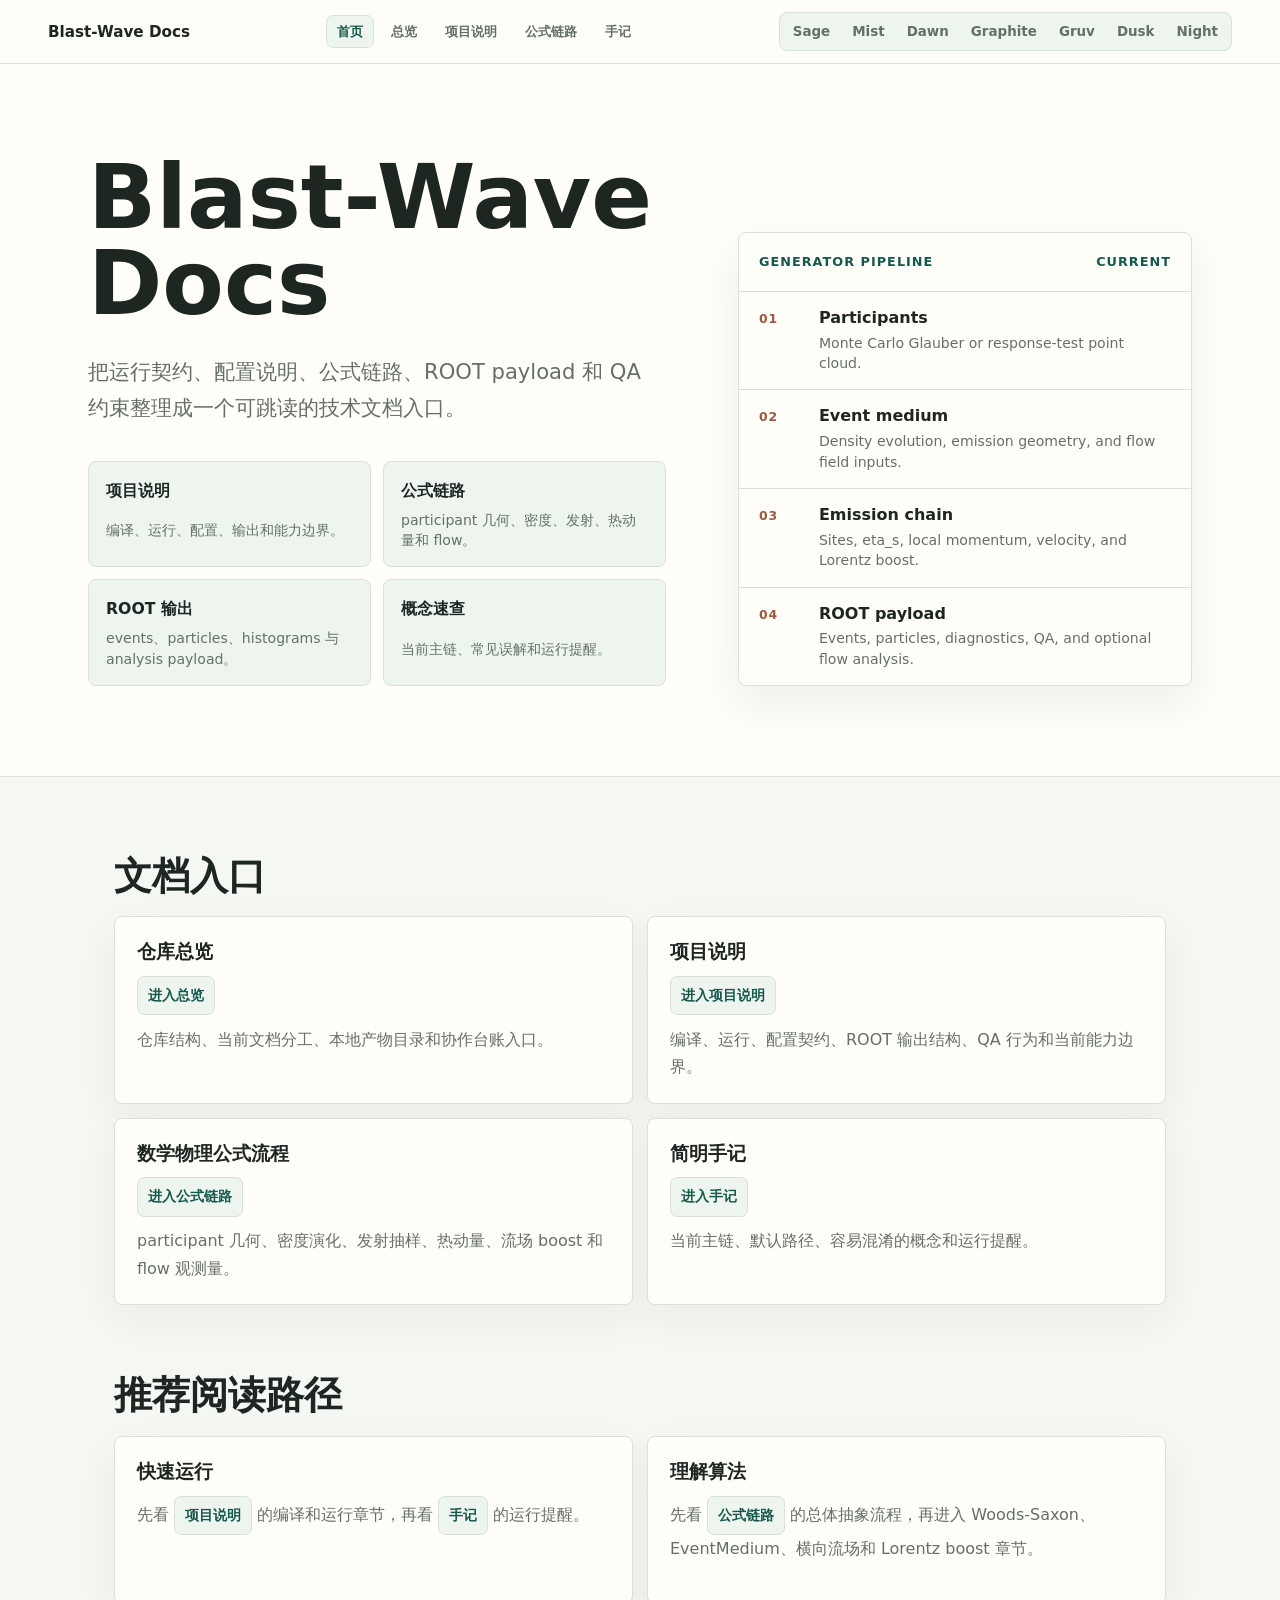
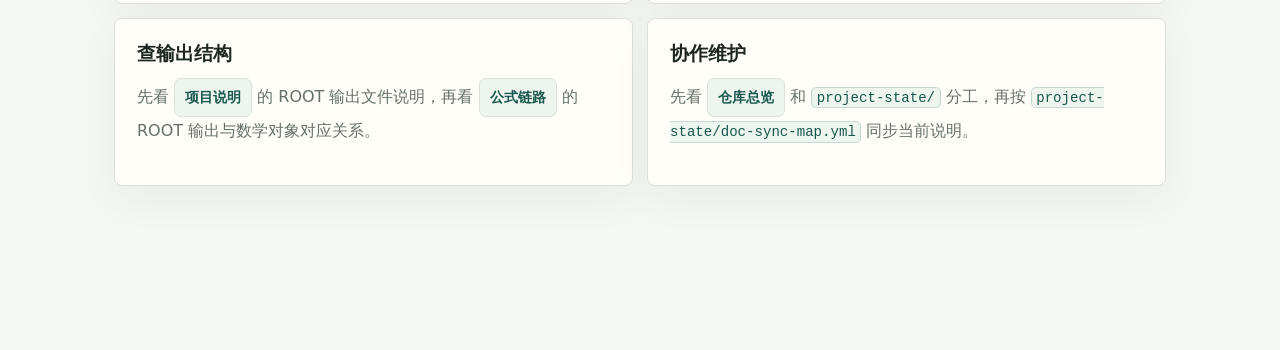
<file: docs/site/index.html>
<!DOCTYPE html>
<html xmlns="http://www.w3.org/1999/xhtml">
<head>
  <meta charset="utf-8" />
  <meta name="generator" content="pandoc" />
  <meta name="viewport" content="width=device-width, initial-scale=1.0, user-scalable=yes" />
  <title>Blast-Wave Docs</title>
  <style>
    /* Default styles provided by pandoc.
    ** See https://pandoc.org/MANUAL.html#variables-for-html for config info.
    */
    span.smallcaps{font-variant: small-caps;}
    div.columns{display: flex; gap: min(4vw, 1.5em);}
    div.column{flex: auto; overflow-x: auto;}
    div.hanging-indent{margin-left: 1.5em; text-indent: -1.5em;}
    /* The extra [class] is a hack that increases specificity enough to
       override a similar rule in reveal.js */
    ul.task-list[class]{list-style: none;}
    ul.task-list li input[type="checkbox"] {
      font-size: inherit;
      width: 0.8em;
      margin: 0 0.8em 0.2em -1.6em;
      vertical-align: middle;
    }
  </style>
  <link rel="stylesheet" href="theme.css?v=20260509g" />
</head>
<body>
<header id="title-block-header">
<h1 class="title">Blast-Wave Docs</h1>
</header>
<p>把运行契约、配置说明、公式链路、ROOT payload 和 QA
约束整理成一个可跳读的技术文档入口。</p>
<h2 id="文档入口">文档入口</h2>
<h3 id="仓库总览">仓库总览</h3>
<p><a href="overview.html">进入总览</a></p>
<p>仓库结构、当前文档分工、本地产物目录和协作台账入口。</p>
<h3 id="项目说明">项目说明</h3>
<p><a href="project.html">进入项目说明</a></p>
<p>编译、运行、配置契约、ROOT 输出结构、QA 行为和当前能力边界。</p>
<h3 id="数学物理公式流程">数学物理公式流程</h3>
<p><a href="formulas.html">进入公式链路</a></p>
<p>participant 几何、密度演化、发射抽样、热动量、流场 boost 和 flow
观测量。</p>
<h3 id="简明手记">简明手记</h3>
<p><a href="notes.html">进入手记</a></p>
<p>当前主链、默认路径、容易混淆的概念和运行提醒。</p>
<h2 id="推荐阅读路径">推荐阅读路径</h2>
<h3 id="快速运行">快速运行</h3>
<p>先看 <a href="project.html">项目说明</a> 的编译和运行章节，再看 <a
href="notes.html">手记</a> 的运行提醒。</p>
<h3 id="理解算法">理解算法</h3>
<p>先看 <a href="formulas.html">公式链路</a> 的总体抽象流程，再进入
Woods-Saxon、EventMedium、横向流场和 Lorentz boost 章节。</p>
<h3 id="查输出结构">查输出结构</h3>
<p>先看 <a href="project.html">项目说明</a> 的 ROOT 输出文件说明，再看
<a href="formulas.html">公式链路</a> 的 ROOT
输出与数学对象对应关系。</p>
<h3 id="协作维护">协作维护</h3>
<p>先看 <a href="overview.html">仓库总览</a> 和
<code>project-state/</code> 分工，再按
<code>project-state/doc-sync-map.yml</code> 同步当前说明。</p>
<script src="enhance.js?v=20260509g"></script>
</body>
</html>
</file>
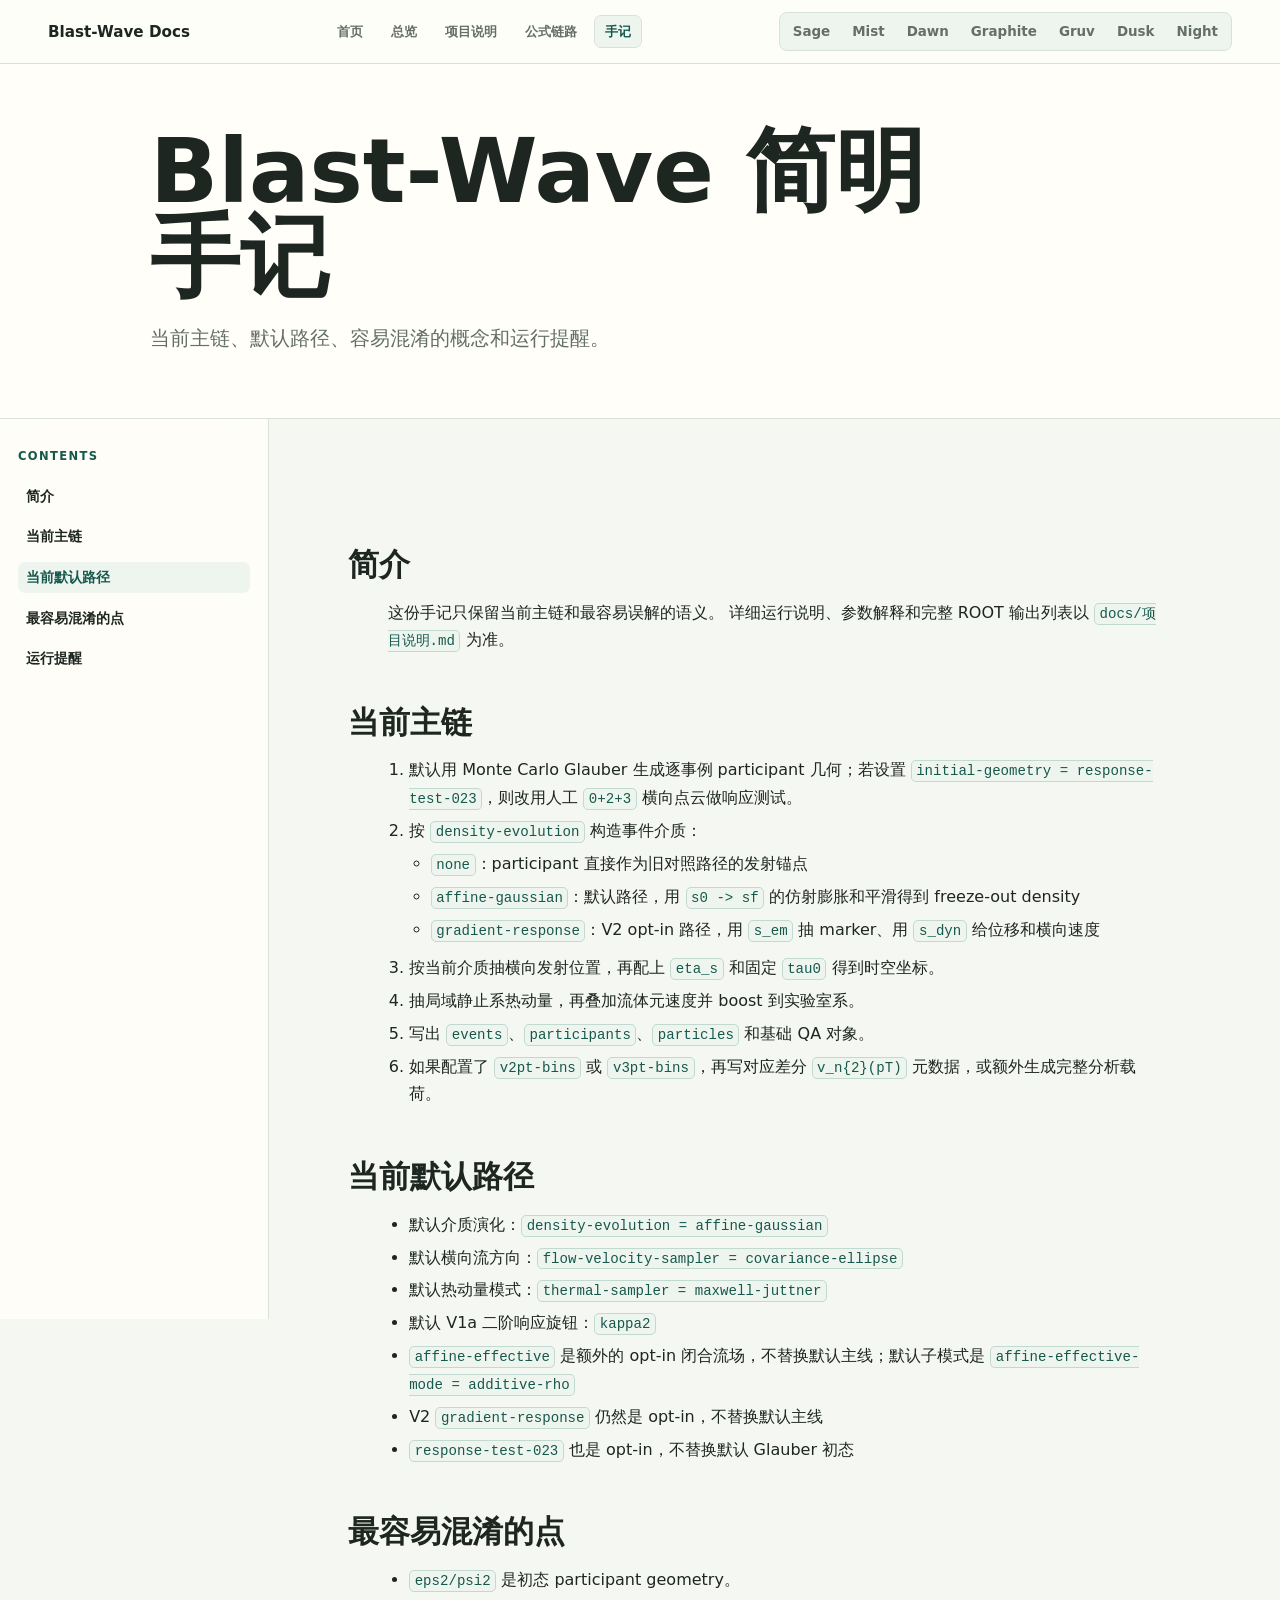
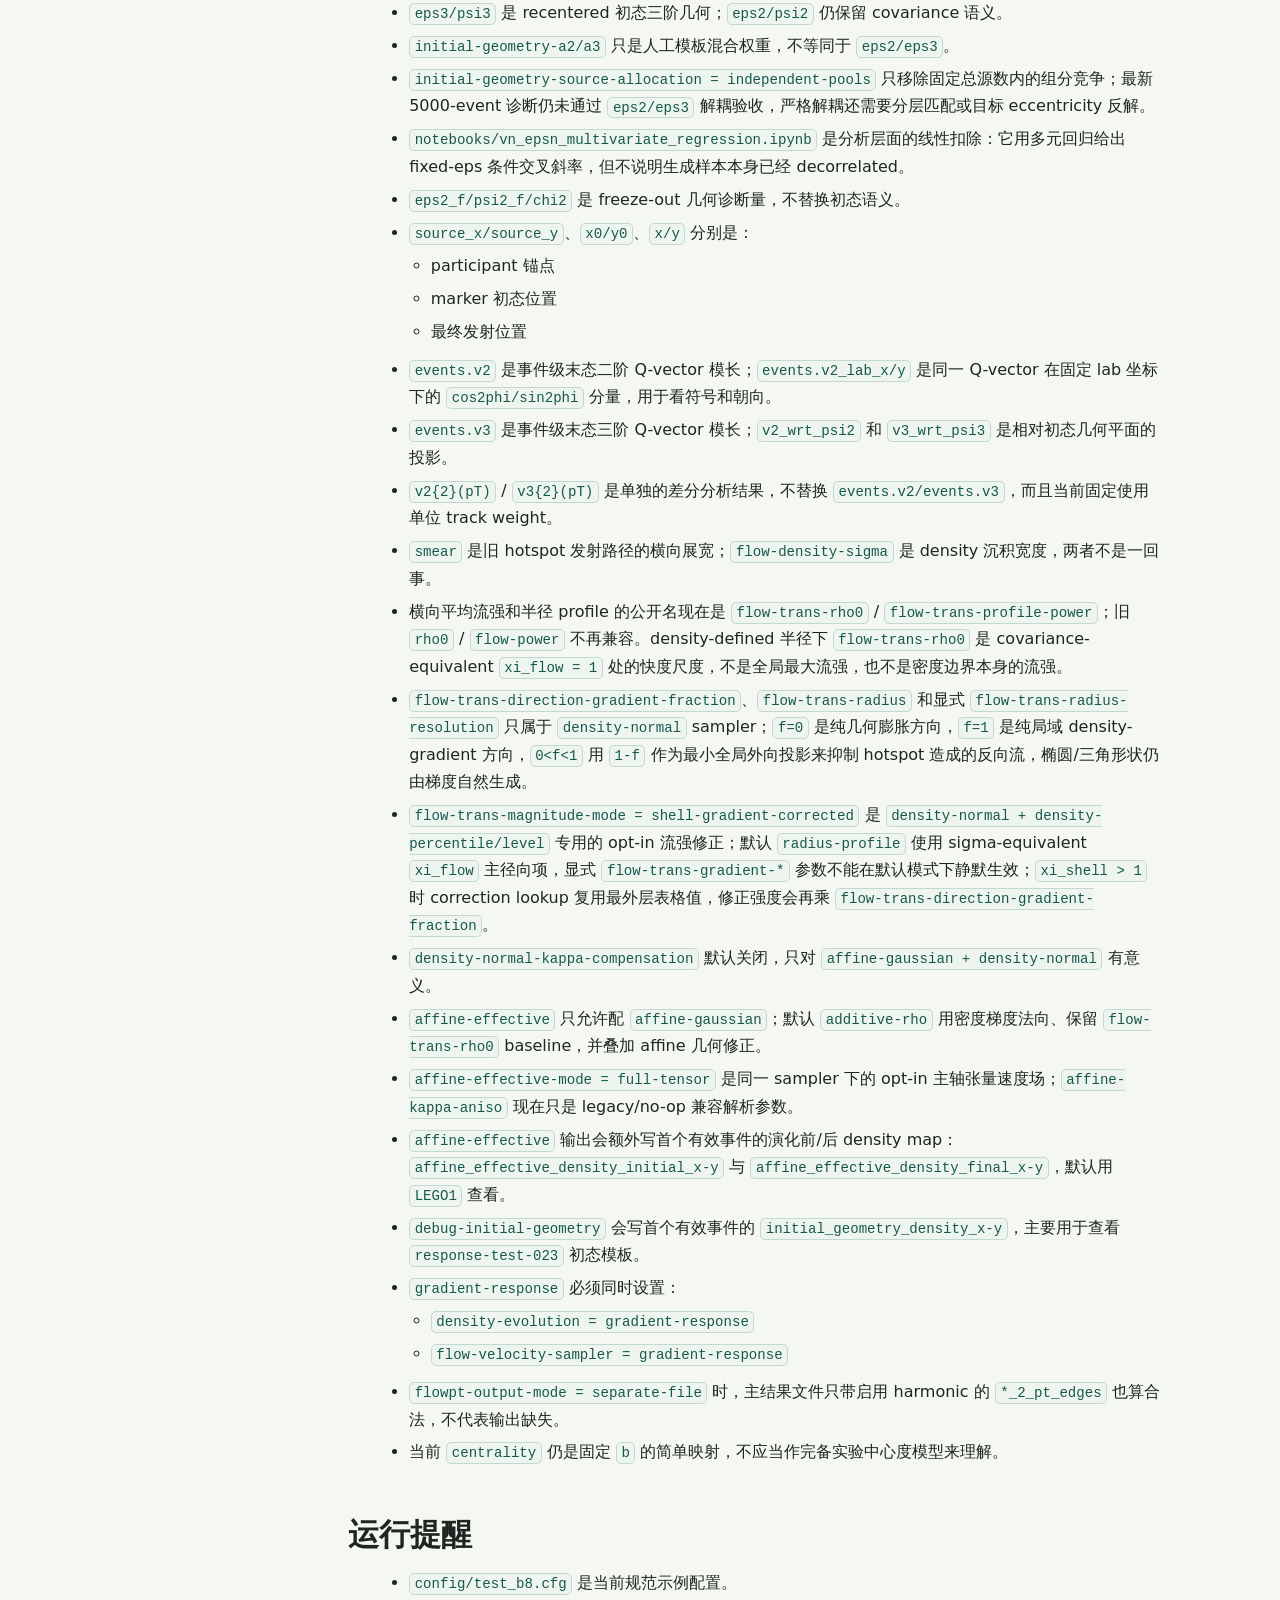
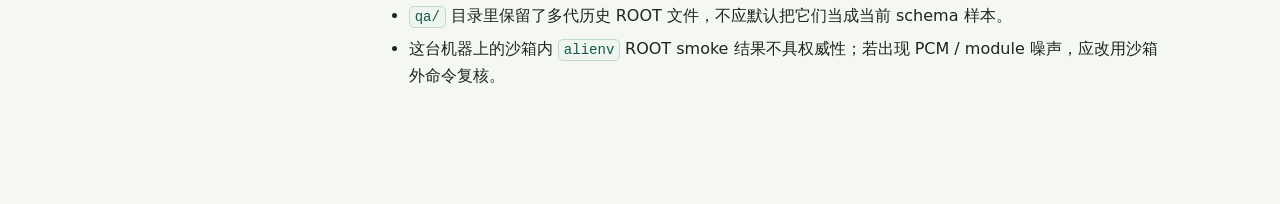
<file: docs/site/notes.html>
<!DOCTYPE html>
<html xmlns="http://www.w3.org/1999/xhtml">
<head>
  <meta charset="utf-8" />
  <meta name="generator" content="pandoc" />
  <meta name="viewport" content="width=device-width, initial-scale=1.0, user-scalable=yes" />
  <title>Blast-Wave 简明手记</title>
  <style>
    /* Default styles provided by pandoc.
    ** See https://pandoc.org/MANUAL.html#variables-for-html for config info.
    */
    span.smallcaps{font-variant: small-caps;}
    div.columns{display: flex; gap: min(4vw, 1.5em);}
    div.column{flex: auto; overflow-x: auto;}
    div.hanging-indent{margin-left: 1.5em; text-indent: -1.5em;}
    /* The extra [class] is a hack that increases specificity enough to
       override a similar rule in reveal.js */
    ul.task-list[class]{list-style: none;}
    ul.task-list li input[type="checkbox"] {
      font-size: inherit;
      width: 0.8em;
      margin: 0 0.8em 0.2em -1.6em;
      vertical-align: middle;
    }
  </style>
  <link rel="stylesheet" href="theme.css?v=20260509g" />
</head>
<body>
<header id="title-block-header">
<h1 class="title">Blast-Wave 简明手记</h1>
</header>
<nav id="TOC" role="doc-toc">
<ul>
<li><a href="#简介" id="toc-简介">简介</a></li>
<li><a href="#当前主链" id="toc-当前主链">当前主链</a></li>
<li><a href="#当前默认路径" id="toc-当前默认路径">当前默认路径</a></li>
<li><a href="#最容易混淆的点"
id="toc-最容易混淆的点">最容易混淆的点</a></li>
<li><a href="#运行提醒" id="toc-运行提醒">运行提醒</a></li>
</ul>
</nav>
<h2 id="简介">简介</h2>
<p>这份手记只保留当前主链和最容易误解的语义。
详细运行说明、参数解释和完整 ROOT 输出列表以
<code>docs/项目说明.md</code> 为准。</p>
<h2 id="当前主链">当前主链</h2>
<ol type="1">
<li>默认用 Monte Carlo Glauber 生成逐事例 participant 几何；若设置
<code>initial-geometry = response-test-023</code>，则改用人工
<code>0+2+3</code> 横向点云做响应测试。</li>
<li>按 <code>density-evolution</code> 构造事件介质：
<ul>
<li><code>none</code>：participant 直接作为旧对照路径的发射锚点</li>
<li><code>affine-gaussian</code>：默认路径，用 <code>s0 -&gt; sf</code>
的仿射膨胀和平滑得到 freeze-out density</li>
<li><code>gradient-response</code>：V2 opt-in 路径，用 <code>s_em</code>
抽 marker、用 <code>s_dyn</code> 给位移和横向速度</li>
</ul></li>
<li>按当前介质抽横向发射位置，再配上 <code>eta_s</code> 和固定
<code>tau0</code> 得到时空坐标。</li>
<li>抽局域静止系热动量，再叠加流体元速度并 boost 到实验室系。</li>
<li>写出
<code>events</code>、<code>participants</code>、<code>particles</code>
和基础 QA 对象。</li>
<li>如果配置了 <code>v2pt-bins</code> 或
<code>v3pt-bins</code>，再写对应差分 <code>v_n{2}(pT)</code>
元数据，或额外生成完整分析载荷。</li>
</ol>
<h2 id="当前默认路径">当前默认路径</h2>
<ul>
<li>默认介质演化：<code>density-evolution = affine-gaussian</code></li>
<li>默认横向流方向：<code>flow-velocity-sampler = covariance-ellipse</code></li>
<li>默认热动量模式：<code>thermal-sampler = maxwell-juttner</code></li>
<li>默认 V1a 二阶响应旋钮：<code>kappa2</code></li>
<li><code>affine-effective</code> 是额外的 opt-in
闭合流场，不替换默认主线；默认子模式是
<code>affine-effective-mode = additive-rho</code></li>
<li>V2 <code>gradient-response</code> 仍然是 opt-in，不替换默认主线</li>
<li><code>response-test-023</code> 也是 opt-in，不替换默认 Glauber
初态</li>
</ul>
<h2 id="最容易混淆的点">最容易混淆的点</h2>
<ul>
<li><code>eps2/psi2</code> 是初态 participant geometry。</li>
<li><code>eps3/psi3</code> 是 recentered
初态三阶几何；<code>eps2/psi2</code> 仍保留 covariance 语义。</li>
<li><code>initial-geometry-a2/a3</code> 只是人工模板混合权重，不等同于
<code>eps2/eps3</code>。</li>
<li><code>initial-geometry-source-allocation = independent-pools</code>
只移除固定总源数内的组分竞争；最新 5000-event 诊断仍未通过
<code>eps2/eps3</code> 解耦验收，严格解耦还需要分层匹配或目标
eccentricity 反解。</li>
<li><code>notebooks/vn_epsn_multivariate_regression.ipynb</code>
是分析层面的线性扣除：它用多元回归给出 fixed-eps
条件交叉斜率，但不说明生成样本本身已经 decorrelated。</li>
<li><code>eps2_f/psi2_f/chi2</code> 是 freeze-out
几何诊断量，不替换初态语义。</li>
<li><code>source_x/source_y</code>、<code>x0/y0</code>、<code>x/y</code>
分别是：
<ul>
<li>participant 锚点</li>
<li>marker 初态位置</li>
<li>最终发射位置</li>
</ul></li>
<li><code>events.v2</code> 是事件级末态二阶 Q-vector
模长；<code>events.v2_lab_x/y</code> 是同一 Q-vector 在固定 lab 坐标下的
<code>cos2phi/sin2phi</code> 分量，用于看符号和朝向。</li>
<li><code>events.v3</code> 是事件级末态三阶 Q-vector
模长；<code>v2_wrt_psi2</code> 和 <code>v3_wrt_psi3</code>
是相对初态几何平面的投影。</li>
<li><code>v2{2}(pT)</code> / <code>v3{2}(pT)</code>
是单独的差分分析结果，不替换
<code>events.v2/events.v3</code>，而且当前固定使用单位 track
weight。</li>
<li><code>smear</code> 是旧 hotspot
发射路径的横向展宽；<code>flow-density-sigma</code> 是 density
沉积宽度，两者不是一回事。</li>
<li>横向平均流强和半径 profile 的公开名现在是
<code>flow-trans-rho0</code> / <code>flow-trans-profile-power</code>；旧
<code>rho0</code> / <code>flow-power</code> 不再兼容。density-defined
半径下 <code>flow-trans-rho0</code> 是 covariance-equivalent
<code>xi_flow = 1</code>
处的快度尺度，不是全局最大流强，也不是密度边界本身的流强。</li>
<li><code>flow-trans-direction-gradient-fraction</code>、<code>flow-trans-radius</code>
和显式 <code>flow-trans-radius-resolution</code> 只属于
<code>density-normal</code> sampler；<code>f=0</code>
是纯几何膨胀方向，<code>f=1</code> 是纯局域 density-gradient
方向，<code>0&lt;f&lt;1</code> 用 <code>1-f</code>
作为最小全局外向投影来抑制 hotspot
造成的反向流，椭圆/三角形状仍由梯度自然生成。</li>
<li><code>flow-trans-magnitude-mode = shell-gradient-corrected</code> 是
<code>density-normal + density-percentile/level</code> 专用的 opt-in
流强修正；默认 <code>radius-profile</code> 使用 sigma-equivalent
<code>xi_flow</code> 主径向项，显式 <code>flow-trans-gradient-*</code>
参数不能在默认模式下静默生效；<code>xi_shell &gt; 1</code> 时 correction
lookup 复用最外层表格值，修正强度会再乘
<code>flow-trans-direction-gradient-fraction</code>。</li>
<li><code>density-normal-kappa-compensation</code> 默认关闭，只对
<code>affine-gaussian + density-normal</code> 有意义。</li>
<li><code>affine-effective</code> 只允许配
<code>affine-gaussian</code>；默认 <code>additive-rho</code>
用密度梯度法向、保留 <code>flow-trans-rho0</code> baseline，并叠加
affine 几何修正。</li>
<li><code>affine-effective-mode = full-tensor</code> 是同一 sampler 下的
opt-in 主轴张量速度场；<code>affine-kappa-aniso</code> 现在只是
legacy/no-op 兼容解析参数。</li>
<li><code>affine-effective</code> 输出会额外写首个有效事件的演化前/后
density map：<code>affine_effective_density_initial_x-y</code> 与
<code>affine_effective_density_final_x-y</code>，默认用
<code>LEGO1</code> 查看。</li>
<li><code>debug-initial-geometry</code> 会写首个有效事件的
<code>initial_geometry_density_x-y</code>，主要用于查看
<code>response-test-023</code> 初态模板。</li>
<li><code>gradient-response</code> 必须同时设置：
<ul>
<li><code>density-evolution = gradient-response</code></li>
<li><code>flow-velocity-sampler = gradient-response</code></li>
</ul></li>
<li><code>flowpt-output-mode = separate-file</code>
时，主结果文件只带启用 harmonic 的 <code>*_2_pt_edges</code>
也算合法，不代表输出缺失。</li>
<li>当前 <code>centrality</code> 仍是固定 <code>b</code>
的简单映射，不应当作完备实验中心度模型来理解。</li>
</ul>
<h2 id="运行提醒">运行提醒</h2>
<ul>
<li><code>config/test_b8.cfg</code> 是当前规范示例配置。</li>
<li><code>qa/</code> 目录里保留了多代历史 ROOT
文件，不应默认把它们当成当前 schema 样本。</li>
<li>这台机器上的沙箱内 <code>alienv</code> ROOT smoke
结果不具权威性；若出现 PCM / module 噪声，应改用沙箱外命令复核。</li>
</ul>
<script src="enhance.js?v=20260509g"></script>
</body>
</html>
</file>
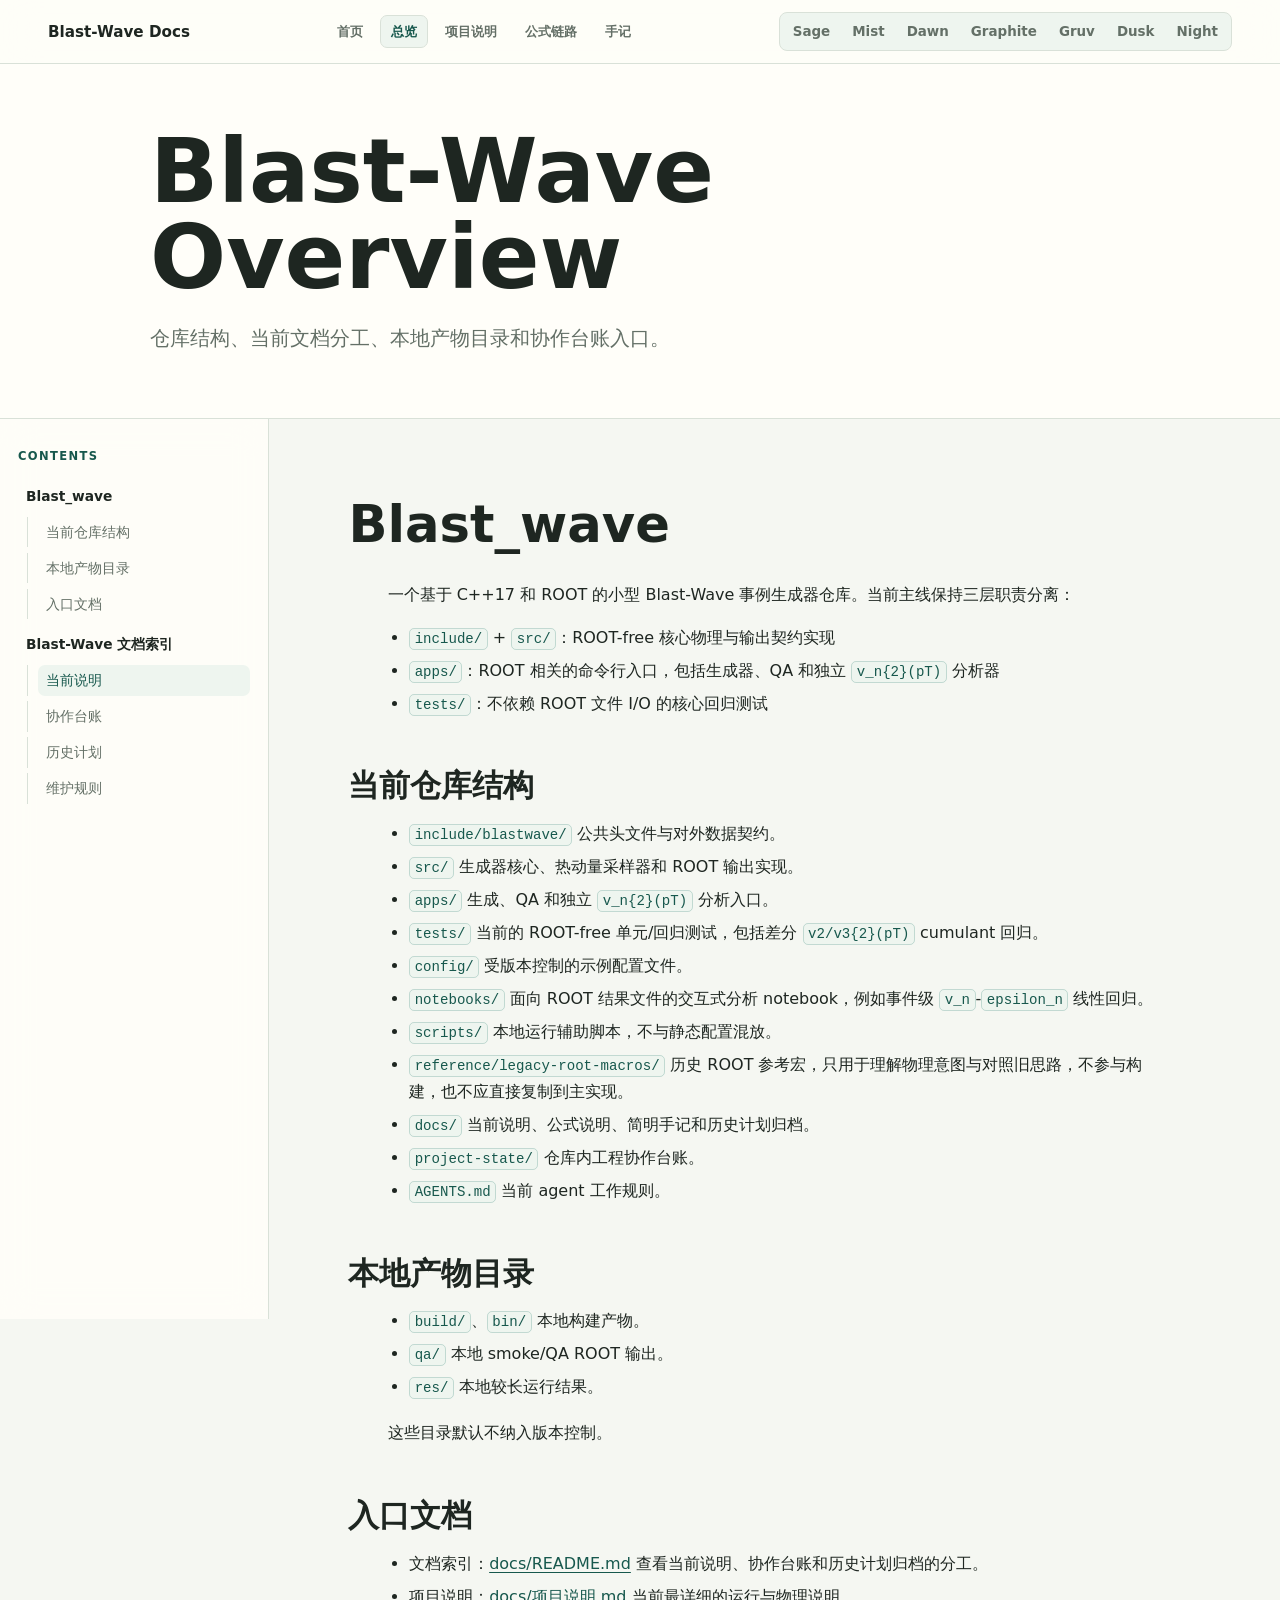
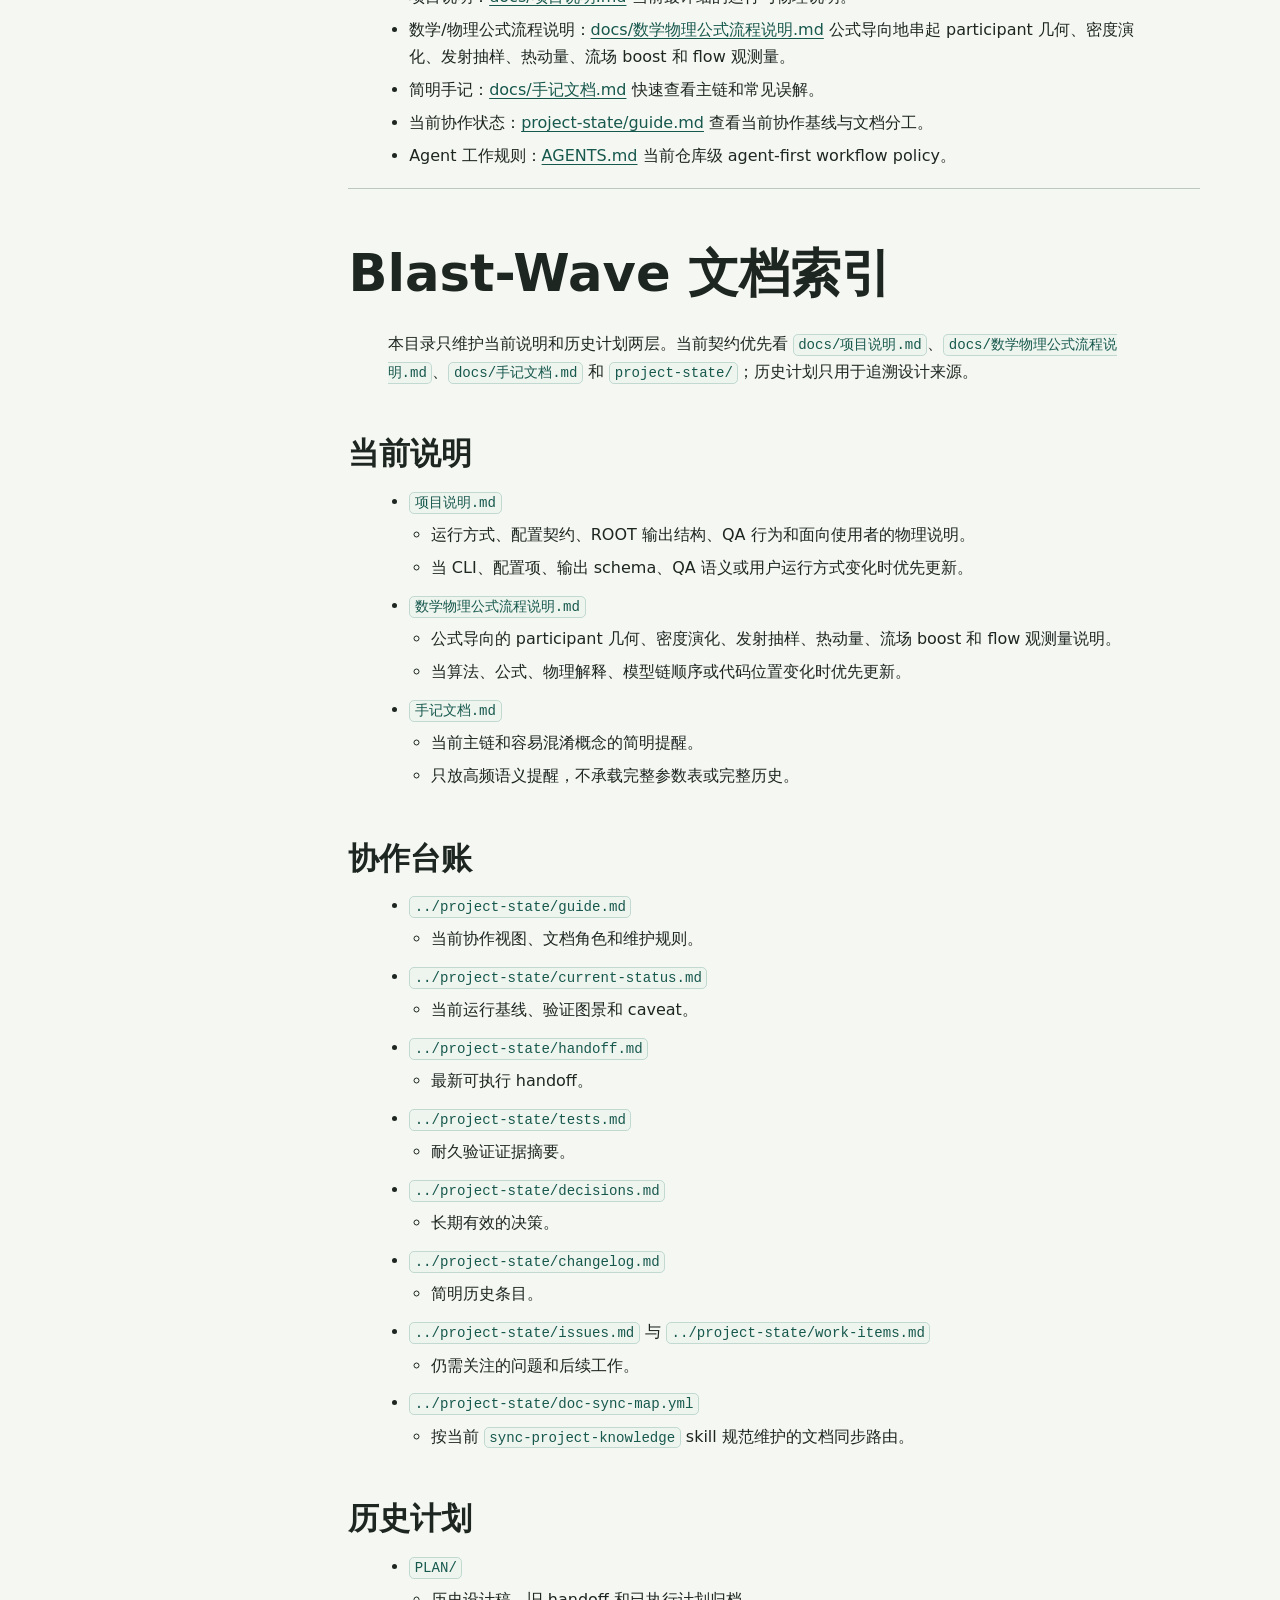
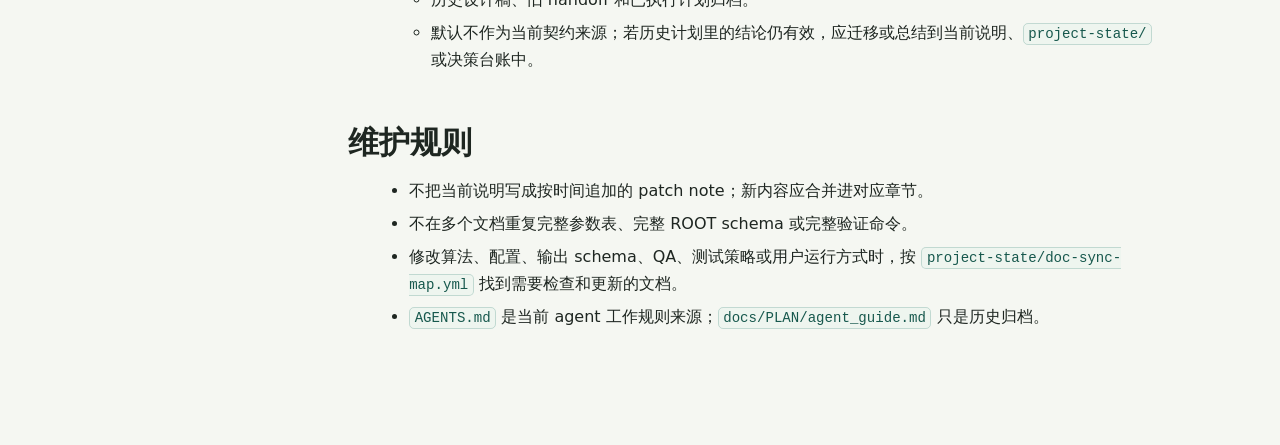
<file: docs/site/overview.html>
<!DOCTYPE html>
<html xmlns="http://www.w3.org/1999/xhtml">
<head>
  <meta charset="utf-8" />
  <meta name="generator" content="pandoc" />
  <meta name="viewport" content="width=device-width, initial-scale=1.0, user-scalable=yes" />
  <title>Blast-Wave Overview</title>
  <style>
    /* Default styles provided by pandoc.
    ** See https://pandoc.org/MANUAL.html#variables-for-html for config info.
    */
    span.smallcaps{font-variant: small-caps;}
    div.columns{display: flex; gap: min(4vw, 1.5em);}
    div.column{flex: auto; overflow-x: auto;}
    div.hanging-indent{margin-left: 1.5em; text-indent: -1.5em;}
    /* The extra [class] is a hack that increases specificity enough to
       override a similar rule in reveal.js */
    ul.task-list[class]{list-style: none;}
    ul.task-list li input[type="checkbox"] {
      font-size: inherit;
      width: 0.8em;
      margin: 0 0.8em 0.2em -1.6em;
      vertical-align: middle;
    }
  </style>
  <link rel="stylesheet" href="theme.css?v=20260509g" />
</head>
<body>
<header id="title-block-header">
<h1 class="title">Blast-Wave Overview</h1>
</header>
<nav id="TOC" role="doc-toc">
<ul>
<li><a href="#blast_wave" id="toc-blast_wave">Blast_wave</a>
<ul>
<li><a href="#当前仓库结构" id="toc-当前仓库结构">当前仓库结构</a></li>
<li><a href="#本地产物目录" id="toc-本地产物目录">本地产物目录</a></li>
<li><a href="#入口文档" id="toc-入口文档">入口文档</a></li>
</ul></li>
<li><a href="#blast-wave-文档索引"
id="toc-blast-wave-文档索引">Blast-Wave 文档索引</a>
<ul>
<li><a href="#当前说明" id="toc-当前说明">当前说明</a></li>
<li><a href="#协作台账" id="toc-协作台账">协作台账</a></li>
<li><a href="#历史计划" id="toc-历史计划">历史计划</a></li>
<li><a href="#维护规则" id="toc-维护规则">维护规则</a></li>
</ul></li>
</ul>
</nav>
<h1 id="blast_wave">Blast_wave</h1>
<p>一个基于 C++17 和 ROOT 的小型 Blast-Wave
事例生成器仓库。当前主线保持三层职责分离：</p>
<ul>
<li><code>include/</code> + <code>src/</code>：ROOT-free
核心物理与输出契约实现</li>
<li><code>apps/</code>：ROOT 相关的命令行入口，包括生成器、QA 和独立
<code>v_n{2}(pT)</code> 分析器</li>
<li><code>tests/</code>：不依赖 ROOT 文件 I/O 的核心回归测试</li>
</ul>
<h2 id="当前仓库结构">当前仓库结构</h2>
<ul>
<li><code>include/blastwave/</code> 公共头文件与对外数据契约。</li>
<li><code>src/</code> 生成器核心、热动量采样器和 ROOT 输出实现。</li>
<li><code>apps/</code> 生成、QA 和独立 <code>v_n{2}(pT)</code>
分析入口。</li>
<li><code>tests/</code> 当前的 ROOT-free 单元/回归测试，包括差分
<code>v2/v3{2}(pT)</code> cumulant 回归。</li>
<li><code>config/</code> 受版本控制的示例配置文件。</li>
<li><code>notebooks/</code> 面向 ROOT 结果文件的交互式分析
notebook，例如事件级 <code>v_n</code>-<code>epsilon_n</code>
线性回归。</li>
<li><code>scripts/</code> 本地运行辅助脚本，不与静态配置混放。</li>
<li><code>reference/legacy-root-macros/</code> 历史 ROOT
参考宏，只用于理解物理意图与对照旧思路，不参与构建，也不应直接复制到主实现。</li>
<li><code>docs/</code> 当前说明、公式说明、简明手记和历史计划归档。</li>
<li><code>project-state/</code> 仓库内工程协作台账。</li>
<li><code>AGENTS.md</code> 当前 agent 工作规则。</li>
</ul>
<h2 id="本地产物目录">本地产物目录</h2>
<ul>
<li><code>build/</code>、<code>bin/</code> 本地构建产物。</li>
<li><code>qa/</code> 本地 smoke/QA ROOT 输出。</li>
<li><code>res/</code> 本地较长运行结果。</li>
</ul>
<p>这些目录默认不纳入版本控制。</p>
<h2 id="入口文档">入口文档</h2>
<ul>
<li>文档索引：<a
href="/Users/allenzhou/Research_software/Blast_wave/docs/README.md">docs/README.md</a>
查看当前说明、协作台账和历史计划归档的分工。</li>
<li>项目说明：<a
href="/Users/allenzhou/Research_software/Blast_wave/docs/项目说明.md">docs/项目说明.md</a>
当前最详细的运行与物理说明。</li>
<li>数学/物理公式流程说明：<a
href="/Users/allenzhou/Research_software/Blast_wave/docs/数学物理公式流程说明.md">docs/数学物理公式流程说明.md</a>
公式导向地串起 participant 几何、密度演化、发射抽样、热动量、流场 boost
和 flow 观测量。</li>
<li>简明手记：<a
href="/Users/allenzhou/Research_software/Blast_wave/docs/手记文档.md">docs/手记文档.md</a>
快速查看主链和常见误解。</li>
<li>当前协作状态：<a
href="/Users/allenzhou/Research_software/Blast_wave/project-state/guide.md">project-state/guide.md</a>
查看当前协作基线与文档分工。</li>
<li>Agent 工作规则：<a
href="/Users/allenzhou/Research_software/Blast_wave/AGENTS.md">AGENTS.md</a>
当前仓库级 agent-first workflow policy。</li>
</ul>
<h1 id="blast-wave-文档索引">Blast-Wave 文档索引</h1>
<p>本目录只维护当前说明和历史计划两层。当前契约优先看
<code>docs/项目说明.md</code>、<code>docs/数学物理公式流程说明.md</code>、<code>docs/手记文档.md</code>
和 <code>project-state/</code>；历史计划只用于追溯设计来源。</p>
<h2 id="当前说明">当前说明</h2>
<ul>
<li><code>项目说明.md</code>
<ul>
<li>运行方式、配置契约、ROOT 输出结构、QA
行为和面向使用者的物理说明。</li>
<li>当 CLI、配置项、输出 schema、QA
语义或用户运行方式变化时优先更新。</li>
</ul></li>
<li><code>数学物理公式流程说明.md</code>
<ul>
<li>公式导向的 participant 几何、密度演化、发射抽样、热动量、流场 boost
和 flow 观测量说明。</li>
<li>当算法、公式、物理解释、模型链顺序或代码位置变化时优先更新。</li>
</ul></li>
<li><code>手记文档.md</code>
<ul>
<li>当前主链和容易混淆概念的简明提醒。</li>
<li>只放高频语义提醒，不承载完整参数表或完整历史。</li>
</ul></li>
</ul>
<h2 id="协作台账">协作台账</h2>
<ul>
<li><code>../project-state/guide.md</code>
<ul>
<li>当前协作视图、文档角色和维护规则。</li>
</ul></li>
<li><code>../project-state/current-status.md</code>
<ul>
<li>当前运行基线、验证图景和 caveat。</li>
</ul></li>
<li><code>../project-state/handoff.md</code>
<ul>
<li>最新可执行 handoff。</li>
</ul></li>
<li><code>../project-state/tests.md</code>
<ul>
<li>耐久验证证据摘要。</li>
</ul></li>
<li><code>../project-state/decisions.md</code>
<ul>
<li>长期有效的决策。</li>
</ul></li>
<li><code>../project-state/changelog.md</code>
<ul>
<li>简明历史条目。</li>
</ul></li>
<li><code>../project-state/issues.md</code> 与
<code>../project-state/work-items.md</code>
<ul>
<li>仍需关注的问题和后续工作。</li>
</ul></li>
<li><code>../project-state/doc-sync-map.yml</code>
<ul>
<li>按当前 <code>sync-project-knowledge</code> skill
规范维护的文档同步路由。</li>
</ul></li>
</ul>
<h2 id="历史计划">历史计划</h2>
<ul>
<li><code>PLAN/</code>
<ul>
<li>历史设计稿、旧 handoff 和已执行计划归档。</li>
<li>默认不作为当前契约来源；若历史计划里的结论仍有效，应迁移或总结到当前说明、<code>project-state/</code>
或决策台账中。</li>
</ul></li>
</ul>
<h2 id="维护规则">维护规则</h2>
<ul>
<li>不把当前说明写成按时间追加的 patch
note；新内容应合并进对应章节。</li>
<li>不在多个文档重复完整参数表、完整 ROOT schema 或完整验证命令。</li>
<li>修改算法、配置、输出 schema、QA、测试策略或用户运行方式时，按
<code>project-state/doc-sync-map.yml</code>
找到需要检查和更新的文档。</li>
<li><code>AGENTS.md</code> 是当前 agent
工作规则来源；<code>docs/PLAN/agent_guide.md</code> 只是历史归档。</li>
</ul>
<script src="enhance.js?v=20260509g"></script>
</body>
</html>
</file>
<file: docs/site/theme.css>
/* Site shell: turn the generated Pandoc document into a two-pane reading surface. */
:root {
  --bg: #f5f7f2;
  --paper: #fffef9;
  --paper-soft: #eef5ef;
  --paper-warm: #fbf4ed;
  --ink: #1e2621;
  --muted: #647067;
  --line: #d9e1d8;
  --line-strong: #bcc8bd;
  --accent: #28786a;
  --accent-dark: #17584d;
  --accent-warm: #9a5b42;
  --code-bg: #132522;
  --code-ink: #e8f3ec;
  --code-line: #24433d;
  --formula-line: #cfe1d7;
  --formula-shadow: 0 10px 28px rgba(40, 120, 106, 0.07);
  --card-shadow: 0 14px 40px rgba(38, 51, 43, 0.05);
  --shadow: 0 18px 48px rgba(38, 51, 43, 0.08);
  color-scheme: light;
}

:root[data-theme="mist"] {
  --bg: #f3f7f8;
  --paper: #fffefe;
  --paper-soft: #eaf3f5;
  --paper-warm: #f2f7f5;
  --ink: #1d2628;
  --muted: #607075;
  --line: #d5e1e5;
  --line-strong: #b8c8cf;
  --accent: #2d728f;
  --accent-dark: #194f66;
  --accent-warm: #7a6840;
  --code-bg: #11252b;
  --code-ink: #e9f4f6;
  --code-line: #24434c;
  --formula-line: #c8dde5;
  --formula-shadow: 0 10px 28px rgba(45, 114, 143, 0.07);
  --card-shadow: 0 14px 40px rgba(29, 49, 56, 0.05);
  --shadow: 0 18px 48px rgba(29, 49, 56, 0.08);
}

:root[data-theme="dawn"] {
  --bg: #f8f4ef;
  --paper: #fffdf9;
  --paper-soft: #f4ece3;
  --paper-warm: #f9efe9;
  --ink: #2a231f;
  --muted: #74685f;
  --line: #e5d8ca;
  --line-strong: #ccb8a5;
  --accent: #8d5b42;
  --accent-dark: #65412f;
  --accent-warm: #2f7669;
  --code-bg: #2b211c;
  --code-ink: #f8eee5;
  --code-line: #47342a;
  --formula-line: #e0ccb8;
  --formula-shadow: 0 10px 28px rgba(141, 91, 66, 0.07);
  --card-shadow: 0 14px 40px rgba(62, 43, 31, 0.05);
  --shadow: 0 18px 48px rgba(62, 43, 31, 0.08);
}

:root[data-theme="graphite"] {
  --bg: #eef0ed;
  --paper: #fbfcf9;
  --paper-soft: #e8ece7;
  --paper-warm: #f1f0eb;
  --ink: #1e2220;
  --muted: #626a65;
  --line: #d2d8d1;
  --line-strong: #b2bbb3;
  --accent: #4b7468;
  --accent-dark: #304f48;
  --accent-warm: #7a6046;
  --code-bg: #171d1b;
  --code-ink: #ebf0ec;
  --code-line: #303936;
  --formula-line: #cbd6ce;
  --formula-shadow: 0 10px 28px rgba(75, 116, 104, 0.07);
  --card-shadow: 0 14px 40px rgba(30, 34, 32, 0.05);
  --shadow: 0 18px 48px rgba(30, 34, 32, 0.08);
}

:root[data-theme="gruv"] {
  --bg: #fbf1c7;
  --paper: #fff8d6;
  --paper-soft: #f2e5b0;
  --paper-warm: #f7dfa8;
  --ink: #3c3836;
  --muted: #6f6048;
  --line: #dfc88b;
  --line-strong: #c8ad67;
  --accent: #79740e;
  --accent-dark: #57520a;
  --accent-warm: #af3a03;
  --code-bg: #282828;
  --code-ink: #fbf1c7;
  --code-line: #504945;
  --formula-line: #d7be73;
  --formula-shadow: 0 10px 28px rgba(121, 116, 14, 0.09);
  --card-shadow: 0 14px 40px rgba(83, 65, 26, 0.08);
  --shadow: 0 18px 48px rgba(83, 65, 26, 0.11);
  color-scheme: light;
}

:root[data-theme="dusk"] {
  --bg: #1f2421;
  --paper: #272d29;
  --paper-soft: #303a34;
  --paper-warm: #342d25;
  --ink: #eceee9;
  --muted: #a7b1aa;
  --line: #3c4941;
  --line-strong: #53645a;
  --accent: #86b99f;
  --accent-dark: #b7e4cf;
  --accent-warm: #d3a36f;
  --code-bg: #121715;
  --code-ink: #edf4ee;
  --code-line: #2e3a35;
  --formula-line: #43554c;
  --formula-shadow: 0 10px 28px rgba(0, 0, 0, 0.18);
  --card-shadow: 0 14px 40px rgba(0, 0, 0, 0.18);
  --shadow: 0 18px 48px rgba(0, 0, 0, 0.24);
  color-scheme: dark;
}

:root[data-theme="night"] {
  --bg: #101413;
  --paper: #151b19;
  --paper-soft: #1d2622;
  --paper-warm: #221d18;
  --ink: #f0f3ed;
  --muted: #98a49d;
  --line: #2a3631;
  --line-strong: #3c5048;
  --accent: #79c3ae;
  --accent-dark: #b8eadc;
  --accent-warm: #e0ad76;
  --code-bg: #090d0c;
  --code-ink: #edf7f1;
  --code-line: #22312d;
  --formula-line: #2f433c;
  --formula-shadow: 0 10px 28px rgba(0, 0, 0, 0.28);
  --card-shadow: 0 14px 40px rgba(0, 0, 0, 0.26);
  --shadow: 0 18px 48px rgba(0, 0, 0, 0.34);
  color-scheme: dark;
}

* {
  box-sizing: border-box;
}

html {
  background: var(--bg);
  color: var(--ink);
  scroll-behavior: smooth;
  scroll-padding-top: 24px;
  -webkit-text-size-adjust: 100%;
}

body {
  display: block;
  margin: 0;
  max-width: none;
  min-height: 100vh;
  padding: 0;
  background: var(--bg);
  color: var(--ink);
  font-family: Inter, ui-sans-serif, system-ui, -apple-system, BlinkMacSystemFont,
    "Segoe UI", "PingFang SC", "Hiragino Sans GB", "Microsoft YaHei", sans-serif;
  font-size: 16px;
  line-height: 1.72;
  overflow-wrap: break-word;
  text-rendering: optimizeLegibility;
}

body.page-doc {
  display: grid;
  grid-template-columns: minmax(260px, 21vw) minmax(0, 1fr);
}

/* Shared nav: lightweight product chrome for the split documentation site. */
.site-nav {
  position: sticky;
  top: 0;
  z-index: 10;
  display: grid;
  grid-column: 1 / -1;
  grid-template-columns: auto minmax(0, 1fr) auto;
  gap: 18px;
  align-items: center;
  padding: 12px clamp(18px, 4vw, 48px);
  border-bottom: 1px solid var(--line);
  background: color-mix(in srgb, var(--paper) 90%, transparent);
  backdrop-filter: blur(18px);
}

.site-mark {
  color: var(--ink);
  font-size: 0.95rem;
  font-weight: 800;
  text-decoration: none;
}

.site-links {
  display: flex;
  flex-wrap: wrap;
  gap: 6px;
  justify-content: center;
}

.site-links a,
.theme-switcher button {
  border: 1px solid transparent;
  border-radius: 7px;
  background: transparent;
  color: var(--muted);
  font: inherit;
  font-size: 0.84rem;
  font-weight: 650;
  line-height: 1;
  text-decoration: none;
}

.site-links a {
  padding: 9px 10px;
}

.site-links a:hover,
.site-links a:focus-visible,
.site-links a[aria-current="page"] {
  border-color: var(--line);
  background: var(--paper-soft);
  color: var(--accent-dark);
}

.theme-switcher {
  display: flex;
  gap: 4px;
  padding: 4px;
  border: 1px solid var(--line);
  border-radius: 8px;
  background: var(--paper-soft);
}

.theme-switcher button {
  cursor: pointer;
  padding: 7px 8px;
}

.theme-switcher button:hover,
.theme-switcher button:focus-visible,
.theme-switcher button[aria-pressed="true"] {
  border-color: var(--line-strong);
  background: var(--paper);
  color: var(--accent-dark);
}

/* Hero: provide a scannable entry point before the long reference content. */
#title-block-header {
  grid-column: 1 / -1;
  margin: 0;
  padding: clamp(48px, 7vw, 96px) clamp(24px, 7vw, 88px);
  border-bottom: 1px solid var(--line);
  background: var(--paper);
  text-align: left;
}

#title-block-header.doc-hero {
  padding-top: clamp(38px, 5vw, 72px);
  padding-bottom: clamp(34px, 5vw, 62px);
}

.doc-hero-layout {
  max-width: 980px;
  margin: 0 auto;
}

.doc-hero-layout .title {
  max-width: 860px;
  font-size: clamp(2.35rem, 4.8vw, 4.7rem);
  line-height: 1.04;
}

.doc-hero-layout p {
  max-width: 760px;
  margin: 22px 0 0;
  color: var(--muted);
  font-size: clamp(1.02rem, 1.7vw, 1.22rem);
}

.hero-layout {
  display: grid;
  grid-template-columns: minmax(0, 1.12fr) minmax(320px, 0.88fr);
  gap: clamp(28px, 6vw, 72px);
  align-items: end;
  max-width: 1180px;
  margin: 0 auto;
}

.hero-eyebrow {
  margin: 0 0 18px;
  color: var(--accent);
  font-size: 0.75rem;
  font-weight: 760;
  letter-spacing: 0.12em;
  text-transform: uppercase;
}

#title-block-header .title {
  max-width: 780px;
  margin: 0;
  color: var(--ink);
  font-size: clamp(3.1rem, 7vw, 5.8rem);
  font-weight: 760;
  letter-spacing: 0;
  line-height: 0.96;
  hyphens: none;
  overflow-wrap: normal;
  word-break: normal;
}

.hero-copy {
  max-width: 720px;
  margin: 28px 0 0;
  color: var(--muted);
  font-size: clamp(1.04rem, 1.8vw, 1.32rem);
  line-height: 1.72;
}

.hero-links {
  display: grid;
  grid-template-columns: repeat(2, minmax(0, 1fr));
  gap: 12px;
  margin-top: 34px;
  max-width: 720px;
}

.hero-link {
  display: grid;
  gap: 5px;
  min-height: 94px;
  padding: 16px 17px;
  border: 1px solid var(--line);
  border-radius: 8px;
  background: var(--paper-soft);
  color: var(--ink);
  text-decoration: none;
  transition: border-color 160ms ease, transform 160ms ease, background 160ms ease;
}

.hero-link:hover,
.hero-link:focus-visible {
  border-color: var(--accent);
  background: var(--paper);
  outline: none;
  transform: translateY(-1px);
}

.hero-link strong {
  font-size: 0.98rem;
  font-weight: 760;
}

.hero-link span {
  color: var(--muted);
  font-size: 0.88rem;
  line-height: 1.45;
}

.hero-panel {
  border: 1px solid var(--line);
  border-radius: 8px;
  background: var(--paper);
  box-shadow: var(--shadow);
  overflow: hidden;
}

.hero-panel-title {
  display: flex;
  justify-content: space-between;
  gap: 20px;
  padding: 18px 20px;
  border-bottom: 1px solid var(--line);
  color: var(--accent-dark);
  font-size: 0.8rem;
  font-weight: 780;
  letter-spacing: 0.08em;
  text-transform: uppercase;
}

.pipeline-step {
  display: grid;
  grid-template-columns: 46px 1fr;
  gap: 14px;
  align-items: start;
  padding: 16px 20px;
  border-bottom: 1px solid var(--line);
}

.pipeline-step:last-child {
  border-bottom: 0;
}

.pipeline-step b {
  color: var(--accent-warm);
  font-size: 0.78rem;
  letter-spacing: 0.08em;
}

.pipeline-step strong {
  display: block;
  font-size: 1rem;
  line-height: 1.3;
}

.pipeline-step span {
  display: block;
  margin-top: 4px;
  color: var(--muted);
  font-size: 0.88rem;
  line-height: 1.45;
}

.pipeline-step p {
  margin: 0;
}

/* Navigation: keep the long table of contents usable without stealing the page. */
#TOC {
  position: sticky;
  top: 0;
  z-index: 3;
  align-self: start;
  height: 100vh;
  margin: 0;
  padding: 28px 18px 34px;
  overflow: auto;
  border-right: 1px solid var(--line);
  background: color-mix(in srgb, var(--paper) 88%, transparent);
  backdrop-filter: blur(18px);
}

#TOC::before {
  content: "Contents";
  display: block;
  margin: 0 0 14px;
  color: var(--accent-dark);
  font-size: 0.72rem;
  font-weight: 800;
  letter-spacing: 0.12em;
  text-transform: uppercase;
}

#TOC ul {
  margin: 0;
  padding-left: 0;
}

#TOC li {
  list-style: none;
}

#TOC li li {
  margin-left: 9px;
  padding-left: 10px;
  border-left: 1px solid var(--line);
}

#TOC a {
  display: block;
  padding: 6px 8px;
  border-radius: 7px;
  color: var(--muted);
  font-size: 0.86rem;
  line-height: 1.35;
  text-decoration: none;
  transition: background 120ms ease, color 120ms ease;
}

#TOC > ul > li > a {
  margin-top: 10px;
  color: var(--ink);
  font-weight: 720;
}

#TOC a:hover,
#TOC a:focus-visible,
#TOC a.is-active {
  background: var(--paper-soft);
  color: var(--accent-dark);
  outline: none;
}

/* Main reading column: preserve long-form density while giving sections clear rhythm. */
#doc-content {
  grid-column: 2;
  width: min(100%, 980px);
  margin: 0 auto;
  padding: clamp(36px, 6vw, 78px) clamp(22px, 5vw, 72px) 96px;
  text-align: left;
}

.page-home #doc-content {
  width: min(100%, 1180px);
  margin: 0 auto;
  padding: clamp(42px, 6vw, 78px) clamp(20px, 5vw, 64px) 96px;
}

.home-section {
  margin: 0 0 clamp(36px, 6vw, 68px);
}

.home-section > h2 {
  margin: 0 0 18px;
  font-size: clamp(1.65rem, 3vw, 2.45rem);
}

.home-card-grid {
  display: grid;
  grid-template-columns: repeat(2, minmax(0, 1fr));
  gap: 14px;
}

.home-card {
  min-height: 168px;
  padding: 22px;
  border: 1px solid var(--line);
  border-radius: 8px;
  background: var(--paper);
  box-shadow: var(--card-shadow);
}

.home-card h3 {
  margin: 0 0 12px;
  color: var(--ink);
  font-size: 1.18rem;
}

.home-card p {
  margin: 0.65rem 0 0;
  color: var(--muted);
}

.home-card p:first-of-type a {
  display: inline-flex;
  align-items: center;
  padding: 7px 10px;
  border: 1px solid var(--line);
  border-radius: 7px;
  background: var(--paper-soft);
  color: var(--accent-dark);
  font-size: 0.86rem;
  font-weight: 750;
  text-decoration: none;
}

.home-card p:first-of-type a:hover,
.home-card p:first-of-type a:focus-visible {
  border-color: var(--accent);
  background: var(--paper);
}

#doc-content > * {
  max-width: 76ch;
  margin-left: auto;
  margin-right: auto;
}

#doc-content > h1,
#doc-content > h2,
#doc-content > h3,
#doc-content > h4,
#doc-content > div.sourceCode,
#doc-content > pre,
#doc-content > table,
#doc-content > .math.display,
#doc-content > .formula-group {
  max-width: 100%;
}

.page-home #doc-content > * {
  max-width: 100%;
}

h1,
h2,
h3,
h4,
h5,
h6 {
  color: var(--ink);
  font-weight: 760;
  letter-spacing: 0;
}

#doc-content > h1 {
  margin: 0 0 28px;
  padding-top: 56px;
  border-top: 1px solid var(--line-strong);
  font-size: clamp(2rem, 4vw, 3.2rem);
  line-height: 1.12;
  text-wrap: balance;
}

#doc-content > h1:first-child {
  padding-top: 0;
  border-top: 0;
}

h2 {
  margin: 3.2rem 0 1rem;
  font-size: clamp(1.45rem, 2.4vw, 2rem);
  line-height: 1.16;
}

h3 {
  margin: 2.2rem 0 0.75rem;
  color: var(--accent-dark);
  font-size: 1.16rem;
  line-height: 1.3;
}

h4 {
  margin: 1.8rem 0 0.6rem;
  font-size: 1rem;
}

p {
  margin: 0.95rem 0;
}

ul,
ol {
  padding-left: 1.35rem;
  margin: 0.85rem 0 1.15rem;
}

li {
  margin: 0.34rem 0;
}

li > ul,
li > ol {
  margin: 0.35rem 0 0.65rem;
}

a {
  color: var(--accent-dark);
  text-underline-offset: 0.18em;
}

a:hover {
  color: var(--accent);
}

hr {
  height: 1px;
  margin: 2rem 0;
  border: 0;
  background: var(--line);
}

blockquote {
  margin: 1.3rem 0;
  padding: 0.9rem 1rem;
  border-left: 3px solid var(--accent);
  background: var(--paper-soft);
  color: var(--muted);
}

/* Inline semantics: make paths, keys, and inline math distinct without visual noise. */
code {
  padding: 0.14em 0.32em;
  border: 1px solid color-mix(in srgb, var(--accent) 22%, transparent);
  border-radius: 5px;
  background: var(--paper-soft);
  color: var(--accent-dark);
  font-family: "SFMono-Regular", "Cascadia Code", Menlo, Consolas, monospace;
  font-size: 0.88em;
  hyphens: manual;
  white-space: break-spaces;
}

.math.inline {
  padding: 0.04em 0.22em;
  border-radius: 4px;
  background: var(--paper-soft);
  color: var(--accent-dark);
}

/* Code and text blocks: label executable snippets and abstract flows explicitly. */
div.sourceCode,
pre:not(.sourceCode) {
  position: relative;
  margin: 1.35rem 0 1.6rem;
  margin-inline: auto;
  border: 1px solid var(--code-line);
  border-radius: 8px;
  background: var(--code-bg);
  box-shadow: var(--shadow);
  overflow: auto;
}

div.sourceCode::before,
pre:not(.sourceCode)::before {
  position: sticky;
  left: 0;
  top: 0;
  display: inline-flex;
  margin: 0;
  padding: 0.44rem 0.72rem;
  border-right: 1px solid rgba(232, 243, 236, 0.12);
  border-bottom: 1px solid rgba(232, 243, 236, 0.12);
  background: rgba(255, 255, 255, 0.06);
  color: #b4d7cd;
  content: "CODE";
  font-family: "SFMono-Regular", Menlo, Consolas, monospace;
  font-size: 0.68rem;
  font-weight: 780;
  letter-spacing: 0.12em;
}

pre.text::before {
  content: "FLOW";
}

div.sourceCode pre,
pre:not(.sourceCode) code {
  margin: 0;
}

pre {
  padding: 0;
}

pre code,
pre code.sourceCode {
  display: block;
  min-width: fit-content;
  padding: 1.05rem 1.15rem 1.25rem;
  border: 0;
  background: transparent;
  color: var(--code-ink);
  font-size: 0.86rem;
  line-height: 1.64;
  white-space: pre;
}

div.sourceCode pre code {
  padding-top: 1.05rem;
}

code span.kw,
code span.cf,
code span.im {
  color: #9fe0cf;
  font-weight: 700;
}

code span.st,
code span.ch,
code span.vs {
  color: #f1c2a5;
}

code span.co,
code span.do,
code span.an,
code span.cv {
  color: #8fb2a9;
}

code span.fu,
code span.ex {
  color: #c7dfad;
}

/* Formula blocks: make display math feel like first-class documentation content. */
.math.display {
  position: relative;
  display: block;
  margin: 1.3rem 0 1.55rem;
  margin-inline: auto;
  padding: 2.25rem 1.25rem 1.18rem;
  overflow-x: auto;
  border: 1px solid var(--formula-line);
  border-radius: 8px;
  background: var(--paper);
  color: var(--accent-dark);
  box-shadow: var(--formula-shadow);
  text-align: center;
}

.formula-group {
  position: relative;
  margin: 1.3rem 0 1.55rem;
  margin-inline: auto;
  padding: 2.25rem 1.25rem 1.18rem;
  overflow-x: auto;
  border: 1px solid var(--formula-line);
  border-radius: 8px;
  background: var(--paper);
  color: var(--accent-dark);
  box-shadow: var(--formula-shadow);
  text-align: center;
}

.formula-group::before {
  position: absolute;
  top: 0.72rem;
  left: 0.92rem;
  color: var(--accent);
  content: "FORMULA";
  font-family: "SFMono-Regular", Menlo, Consolas, monospace;
  font-size: 0.68rem;
  font-weight: 780;
  letter-spacing: 0.12em;
}

.formula-group p {
  margin: 0.6rem 0;
}

.formula-group .math.display {
  margin: 0;
  padding: 0.2rem 0;
  border: 0;
  border-radius: 0;
  background: transparent;
  box-shadow: none;
}

.formula-group .math.display::before {
  content: none;
}

.math.display::before {
  position: absolute;
  top: 0.72rem;
  left: 0.92rem;
  color: var(--accent);
  content: "FORMULA";
  font-family: "SFMono-Regular", Menlo, Consolas, monospace;
  font-size: 0.68rem;
  font-weight: 780;
  letter-spacing: 0.12em;
}

li > .math.display {
  margin-top: 0.75rem;
}

/* Tables: keep ROOT/schema mappings readable at scan distance. */
table {
  display: block;
  width: 100%;
  margin: 1.5rem 0 1.8rem;
  margin-inline: auto;
  overflow-x: auto;
  border-collapse: separate;
  border-spacing: 0;
  border: 1px solid var(--line);
  border-radius: 8px;
  background: var(--paper);
  font-variant-numeric: lining-nums tabular-nums;
}

thead,
tbody {
  border: 0;
}

th,
td {
  padding: 0.72rem 0.85rem;
  border: 0;
  border-bottom: 1px solid var(--line);
  text-align: left;
  vertical-align: top;
}

th {
  background: var(--paper-soft);
  color: var(--accent-dark);
  font-size: 0.82rem;
  font-weight: 780;
}

tr:last-child td {
  border-bottom: 0;
}

/* Accessibility and responsive layout. */
:focus-visible {
  outline: 2px solid var(--accent);
  outline-offset: 3px;
}

@media (max-width: 980px) {
  body {
    display: block;
    font-size: 15.5px;
  }

  .site-nav {
    grid-template-columns: 1fr;
    gap: 10px;
    padding: 12px 16px;
  }

  .site-links {
    justify-content: flex-start;
    overflow-x: auto;
  }

  .theme-switcher {
    width: max-content;
    max-width: 100%;
    overflow-x: auto;
  }

  #title-block-header {
    padding: 42px 20px 28px;
  }

  .hero-layout,
  .hero-links {
    grid-template-columns: 1fr;
  }

  #title-block-header .title {
    font-size: clamp(2.6rem, 13vw, 4.4rem);
  }

  #TOC {
    position: relative;
    height: auto;
    max-height: 52vh;
    margin: 16px;
    border: 1px solid var(--line);
    border-radius: 8px;
  }

  #doc-content {
    width: 100%;
    padding: 32px 18px 72px;
  }

  .home-card-grid {
    grid-template-columns: 1fr;
  }
}

@media (max-width: 620px) {
  .site-links a,
  .theme-switcher button {
    font-size: 0.78rem;
  }

  .hero-link {
    min-height: auto;
  }

  .hero-panel {
    display: none;
  }

  #doc-content > h1 {
    font-size: 2.15rem;
  }

  pre code,
  pre code.sourceCode {
    font-size: 0.78rem;
  }
}

@media print {
  body {
    display: block;
    background: white;
    color: black;
  }

  #TOC {
    position: static;
    height: auto;
    border: 0;
  }

  #title-block-header,
  #doc-content {
    padding: 0;
  }
}
</file>
